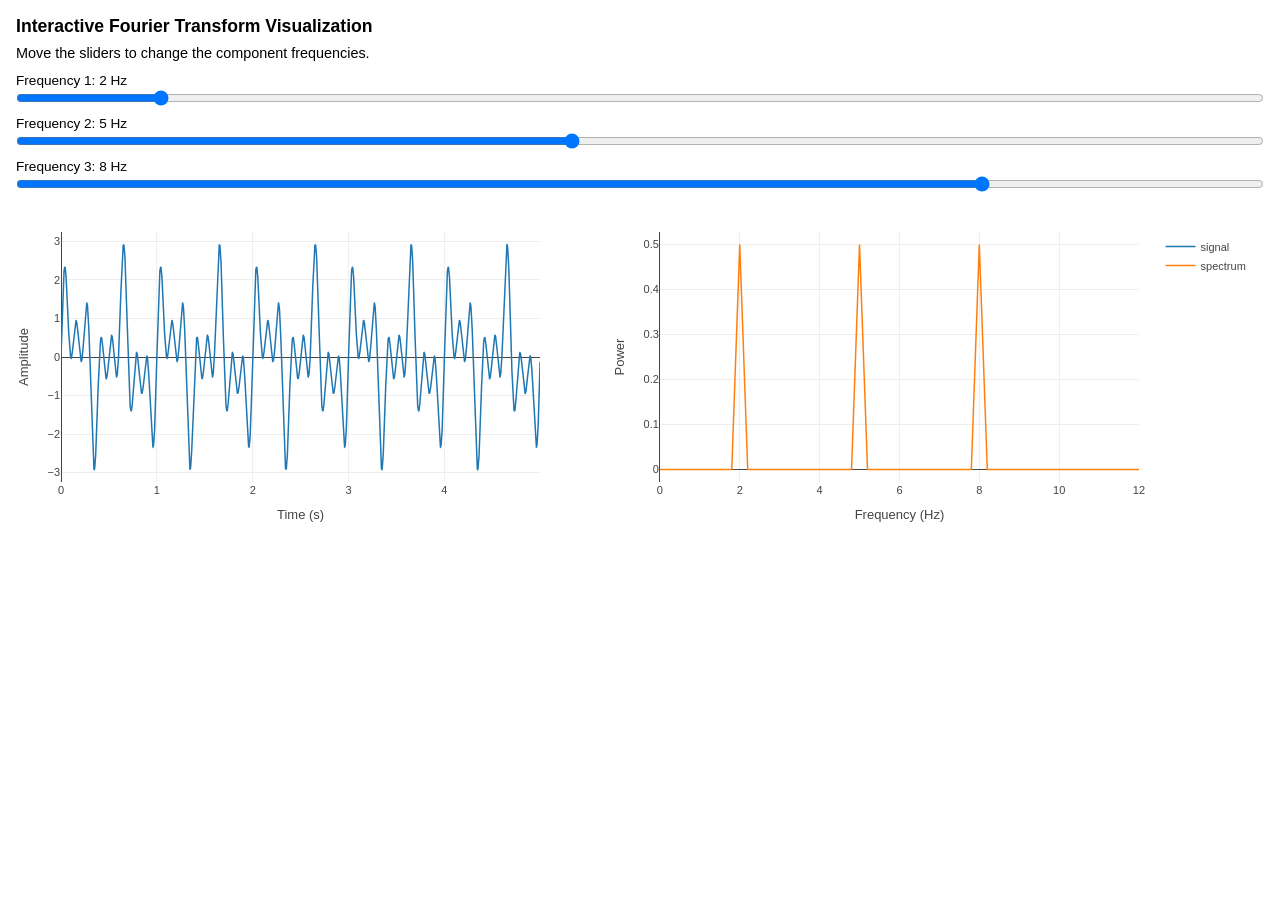
<file: docs/demos/fourier.html>
<!DOCTYPE html>
<html>
<head>

<script src="https://cdn.plot.ly/plotly-latest.min.js"></script>

<style>
* {
  box-sizing: border-box;
  margin: 0;
  padding: 0;
}

html, body {
  overflow: hidden;
  width: 100%;
}

body {
  font-family: -apple-system, BlinkMacSystemFont, "Segoe UI", Roboto, Helvetica, Arial, sans-serif;
  padding: 16px;
}

h3 {
  margin-bottom: 8px;
  font-size: 1.1rem;
}

p {
  margin-bottom: 12px;
  font-size: 0.9rem;
}

label {
  display: block;
  font-size: 0.85rem;
  margin-bottom: 2px;
}

.slider {
  width: 100%;
  margin-bottom: 10px;
  display: block;
}

#plot {
  width: 100%;
}
</style>

</head>

<body>

<h3>Interactive Fourier Transform Visualization</h3>
<p>Move the sliders to change the component frequencies.</p>

<label>Frequency 1: <span id="f1val">2</span> Hz</label>
<input class="slider" type="range" id="f1" min="1" max="10" value="2">

<label>Frequency 2: <span id="f2val">5</span> Hz</label>
<input class="slider" type="range" id="f2" min="1" max="10" value="5">

<label>Frequency 3: <span id="f3val">8</span> Hz</label>
<input class="slider" type="range" id="f3" min="1" max="10" value="8">

<div id="plot"></div>

<script>

function createWave(A, f, t) {
  return t.map(x => A * Math.sin(2 * Math.PI * f * x))
}

function getPlotHeight() {
  return Math.min(320, window.innerWidth * 0.45)
}

function update() {
  let f1 = parseFloat(document.getElementById("f1").value)
  let f2 = parseFloat(document.getElementById("f2").value)
  let f3 = parseFloat(document.getElementById("f3").value)

  document.getElementById("f1val").textContent = f1
  document.getElementById("f2val").textContent = f2
  document.getElementById("f3val").textContent = f3

  let N = 4000
  let dt = 1 / 800

  let t = []
  for (let i = 0; i < N; i++) { t.push(i * dt) }

  let y1 = createWave(1, f1, t)
  let y2 = createWave(1, f2, t)
  let y3 = createWave(1, f3, t)

  let y = t.map((_, i) => y1[i] + y2[i] + y3[i])

  /* FFT */
  let freqs = []
  let spectrum = []

  for (let k = 0; k < 200; k++) {
    let re = 0
    let im = 0
    for (let n = 0; n < N; n++) {
      let angle = 2 * Math.PI * k * n / N
      re += y[n] * Math.cos(angle)
      im -= y[n] * Math.sin(angle)
    }
    re /= N
    im /= N
    freqs.push(k / (dt * N))
    spectrum.push(Math.sqrt(re * re + im * im))
  }

  let layout = {
    grid: { rows: 1, columns: 2, pattern: "independent" },
    height: getPlotHeight(),
    margin: { t: 30, b: 40, l: 45, r: 20 },
    xaxis:  { title: "Time (s)" },
    xaxis2: { title: "Frequency (Hz)", range: [0, 12] },
    yaxis:  { title: "Amplitude" },
    yaxis2: { title: "Power" },
    font: {
      family: '-apple-system, BlinkMacSystemFont, "Segoe UI", Roboto, Helvetica, Arial, sans-serif',
      size: 11
    },
    paper_bgcolor: "rgba(0,0,0,0)",
    plot_bgcolor:  "rgba(0,0,0,0)"
  }

  let timeTrace = {
    x: t, y: y,
    mode: "lines", name: "signal",
    xaxis: "x", yaxis: "y",
    line: { width: 1.5 }
  }

  let freqTrace = {
    x: freqs, y: spectrum,
    mode: "lines", name: "spectrum",
    xaxis: "x2", yaxis: "y2",
    line: { width: 1.5 }
  }

  Plotly.react("plot", [timeTrace, freqTrace], layout, { responsive: true, displayModeBar: false })

  // Tell parent page our true height so it can resize the iframe
  requestAnimationFrame(() => {
    window.parent.postMessage({ iframeHeight: document.documentElement.scrollHeight }, "*")
  })
}

document.querySelectorAll("input").forEach(el => {
  el.addEventListener("input", update)
})

update()
</script>

</body>
</html>
</file>
